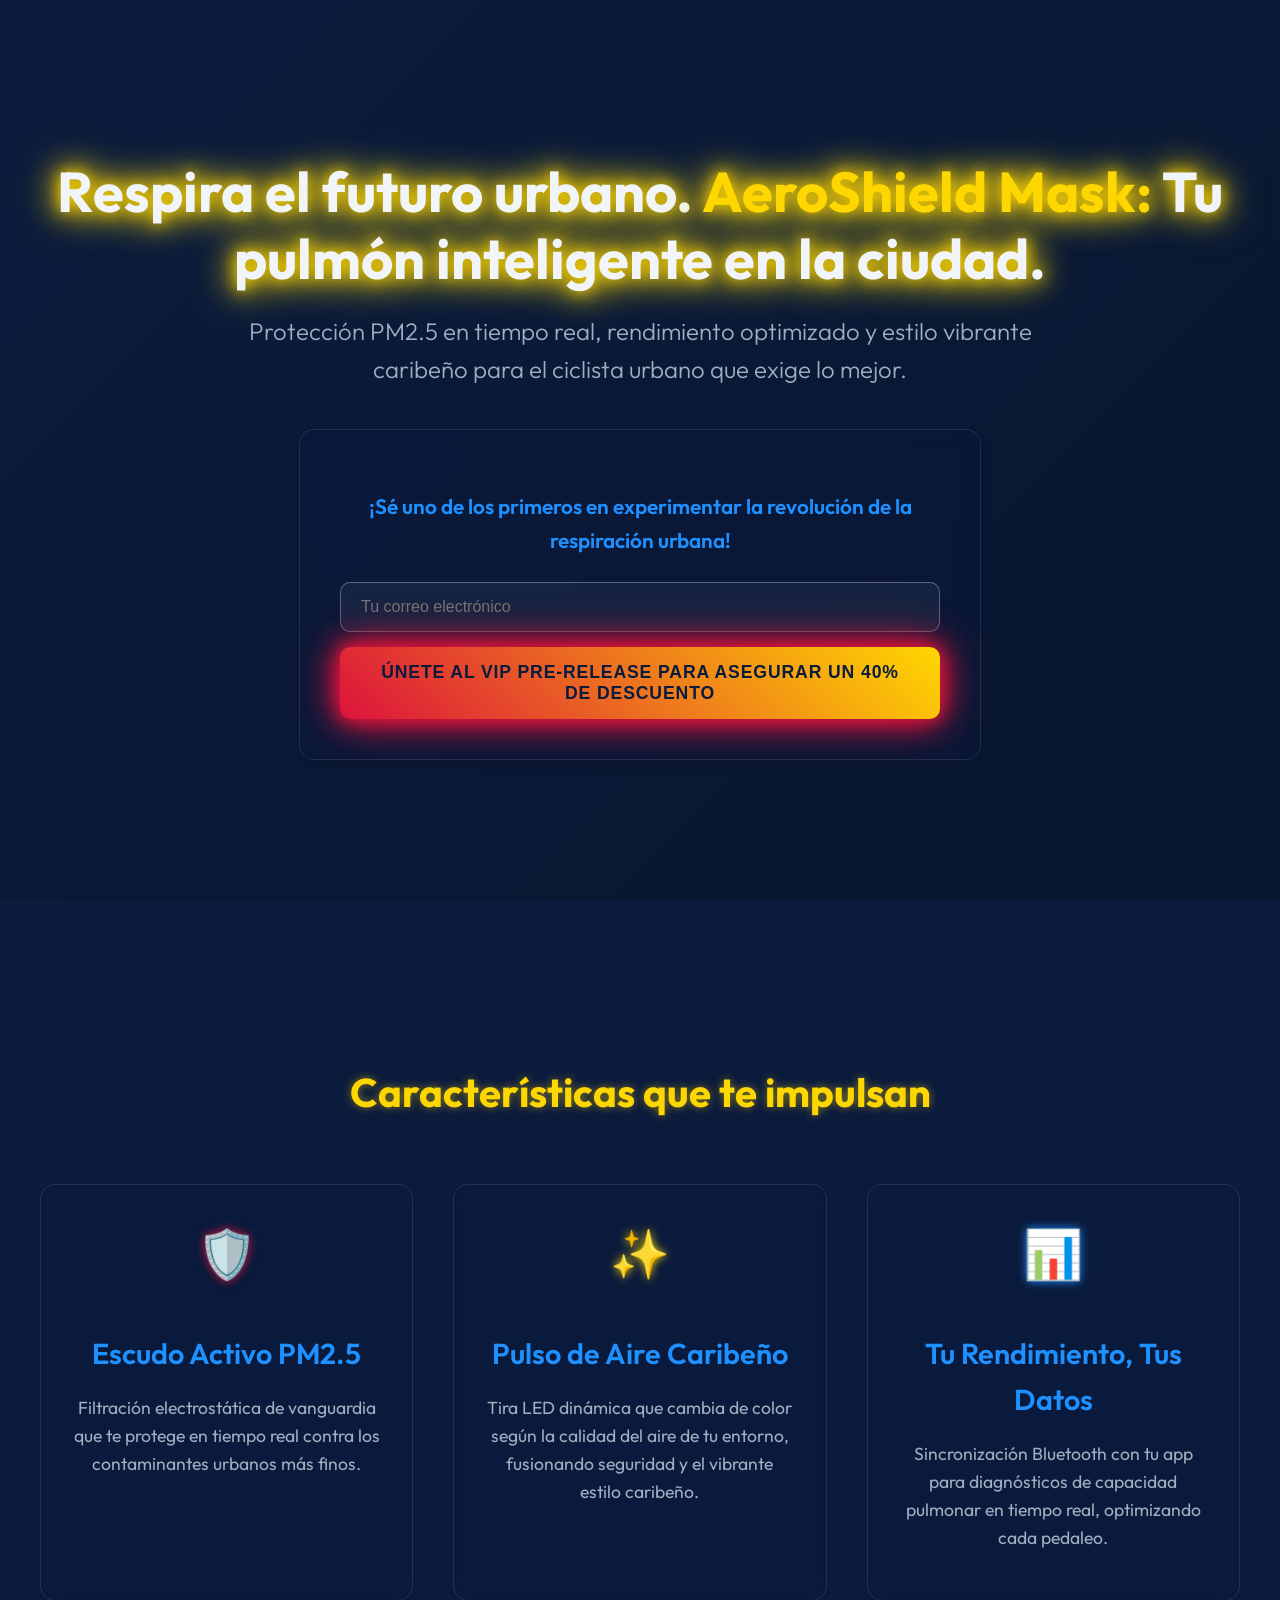
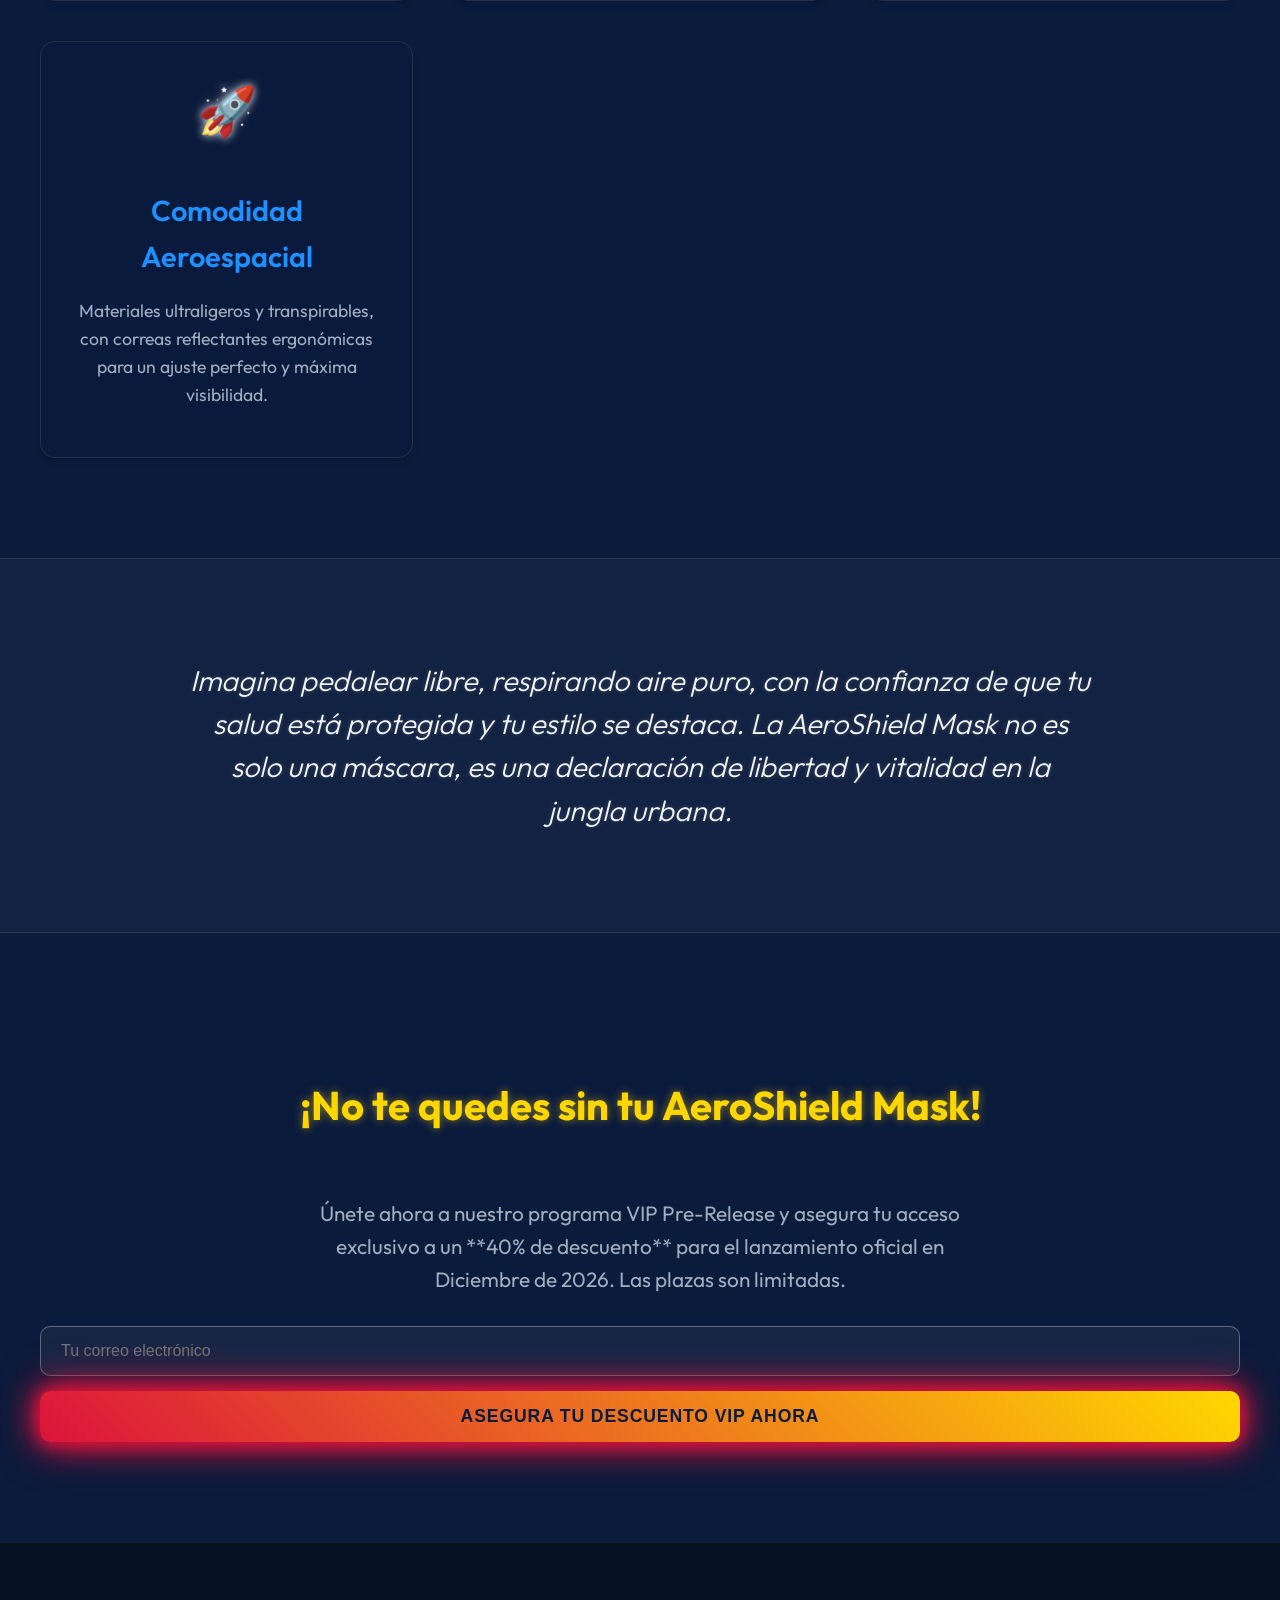
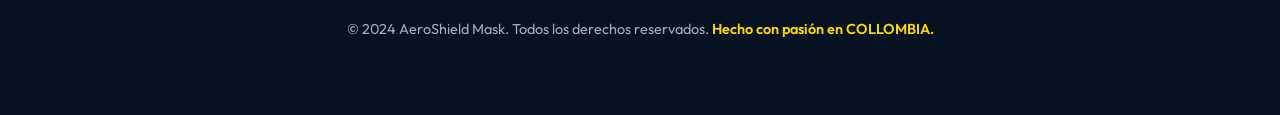
<file: deployments/aero-shield-mask/static/index.html>
<!DOCTYPE html>
<html lang="es">
<head>
    <meta charset="UTF-8">
    <meta name="viewport" content="width=device-width, initial-scale=1.0">
    <title>AeroShield Mask - Tu pulmón inteligente en la ciudad</title>
    <link rel="stylesheet" href="style.css">
    <link href="https://fonts.googleapis.com/css2?family=Outfit:wght@300;400;600;700&display=swap" rel="stylesheet">
    <link rel="icon" href="data:image/svg+xml,<svg xmlns=%22http://www.w3.org/2000/svg%22 viewBox=%220 0 100 100%22><text y=%22.9em%22 font-size=%2290%22>🌬️</text></svg>">
</head>
<body>
    <div class="background-animation"></div>
    <header class="hero-section">
        <div class="container">
            <h1 class="hero-title">Respira el futuro urbano. <span class="accent-text">AeroShield Mask:</span> Tu pulmón inteligente en la ciudad.</h1>
            <h2 class="hero-subtitle">Protección PM2.5 en tiempo real, rendimiento optimizado y estilo vibrante caribeño para el ciclista urbano que exige lo mejor.</h2>
            <div class="cta-card">
                <p class="cta-text">¡Sé uno de los primeros en experimentar la revolución de la respiración urbana!</p>
                <form id="waitlist-form" class="waitlist-form">
                    <input type="email" id="email-input" placeholder="Tu correo electrónico" required aria-label="Introduce tu correo electrónico para unirte a la lista de espera.">
                    <button type="submit" class="cta-button">Únete al VIP Pre-Release para asegurar un 40% de descuento</button>
                </form>
                <div id="success-message" class="success-message hidden" aria-live="polite">
                    <p class="success-title">¡Gracias por unirte!</p>
                    <p>¡Estás en la lista VIP! Recibirás acceso exclusivo y tu 40% de descuento para el lanzamiento en Diciembre 2026. ¡Prepárate para pedalear con el futuro!</p>
                </div>
            </div>
        </div>
    </header>

    <section class="features-section">
        <div class="container">
            <h3 class="section-title">Características que te impulsan</h3>
            <div class="features-grid">
                <div class="feature-item">
                    <div class="feature-icon icon-shield">🛡️</div>
                    <h4 class="feature-title">Escudo Activo PM2.5</h4>
                    <p class="feature-description">Filtración electrostática de vanguardia que te protege en tiempo real contra los contaminantes urbanos más finos.</p>
                </div>
                <div class="feature-item">
                    <div class="feature-icon icon-led">✨</div>
                    <h4 class="feature-title">Pulso de Aire Caribeño</h4>
                    <p class="feature-description">Tira LED dinámica que cambia de color según la calidad del aire de tu entorno, fusionando seguridad y el vibrante estilo caribeño.</p>
                </div>
                <div class="feature-item">
                    <div class="feature-icon icon-chart">📊</div>
                    <h4 class="feature-title">Tu Rendimiento, Tus Datos</h4>
                    <p class="feature-description">Sincronización Bluetooth con tu app para diagnósticos de capacidad pulmonar en tiempo real, optimizando cada pedaleo.</p>
                </div>
                <div class="feature-item">
                    <div class="feature-icon icon-comfort">🚀</div>
                    <h4 class="feature-title">Comodidad Aeroespacial</h4>
                    <p class="feature-description">Materiales ultraligeros y transpirables, con correas reflectantes ergonómicas para un ajuste perfecto y máxima visibilidad.</p>
                </div>
            </div>
        </div>
    </section>

    <section class="value-prop-section">
        <div class="container">
            <p class="value-prop-text">Imagina pedalear libre, respirando aire puro, con la confianza de que tu salud está protegida y tu estilo se destaca. La AeroShield Mask no es solo una máscara, es una declaración de libertad y vitalidad en la jungla urbana.</p>
        </div>
    </section>

    <section class="pre-release-cta">
        <div class="container">
            <h3 class="section-title">¡No te quedes sin tu AeroShield Mask!</h3>
            <p class="pre-release-info">Únete ahora a nuestro programa VIP Pre-Release y asegura tu acceso exclusivo a un **40% de descuento** para el lanzamiento oficial en Diciembre de 2026. Las plazas son limitadas.</p>
            <form id="waitlist-form-bottom" class="waitlist-form">
                <input type="email" id="email-input-bottom" placeholder="Tu correo electrónico" required aria-label="Introduce tu correo electrónico para unirte a la lista de espera.">
                <button type="submit" class="cta-button">Asegura tu Descuento VIP Ahora</button>
            </form>
            <div id="success-message-bottom" class="success-message hidden" aria-live="polite">
                <p class="success-title">¡Registro Confirmado!</p>
                <p>¡Felicidades! Ya eres parte de la élite AeroShield. Recibirás tu descuento exclusivo y las últimas novedades antes que nadie. ¡Gracias por unirte a la revolución!</p>
            </div>
        </div>
    </section>

    <footer class="footer">
        <div class="container">
            <p>&copy; 2024 AeroShield Mask. Todos los derechos reservados. <span class="accent-text">Hecho con pasión en COLLOMBIA.</span></p>
        </div>
    </footer>

    <script src="script.js"></script>
</body>
</html>
</file>
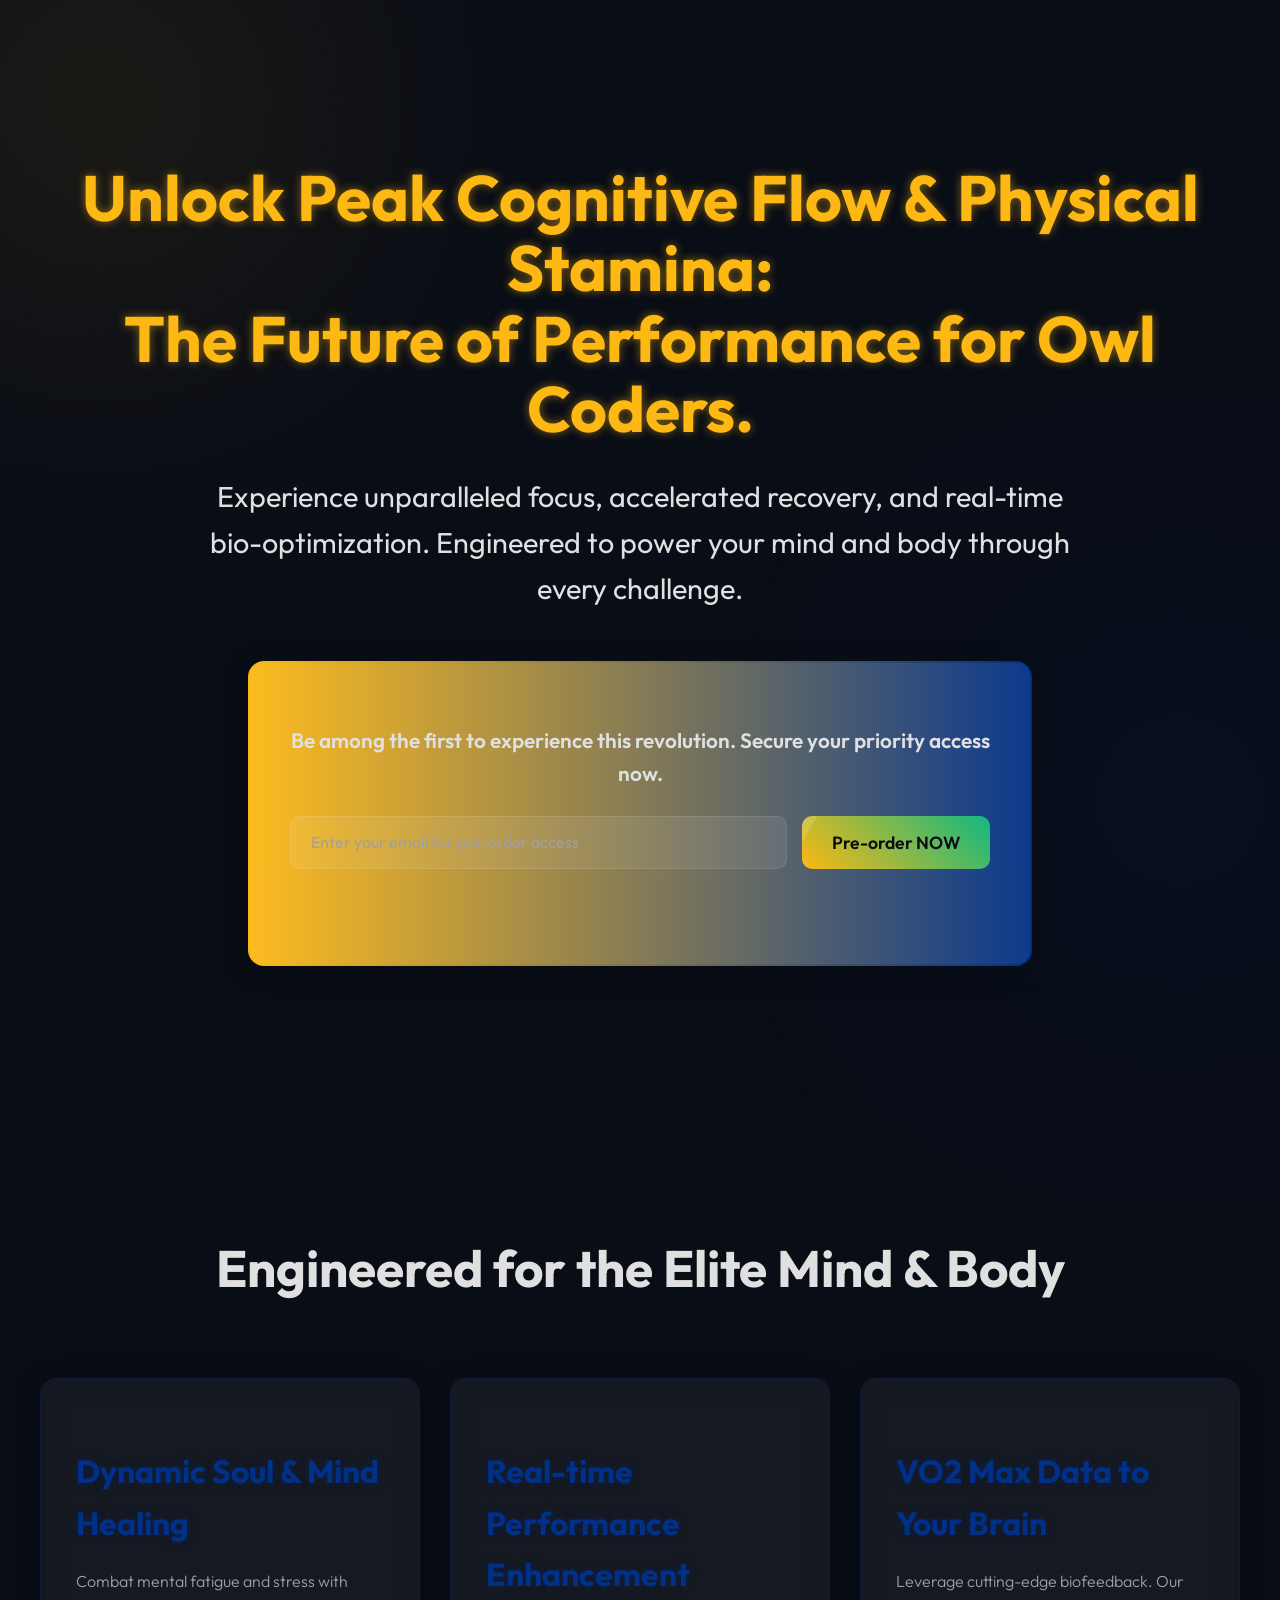
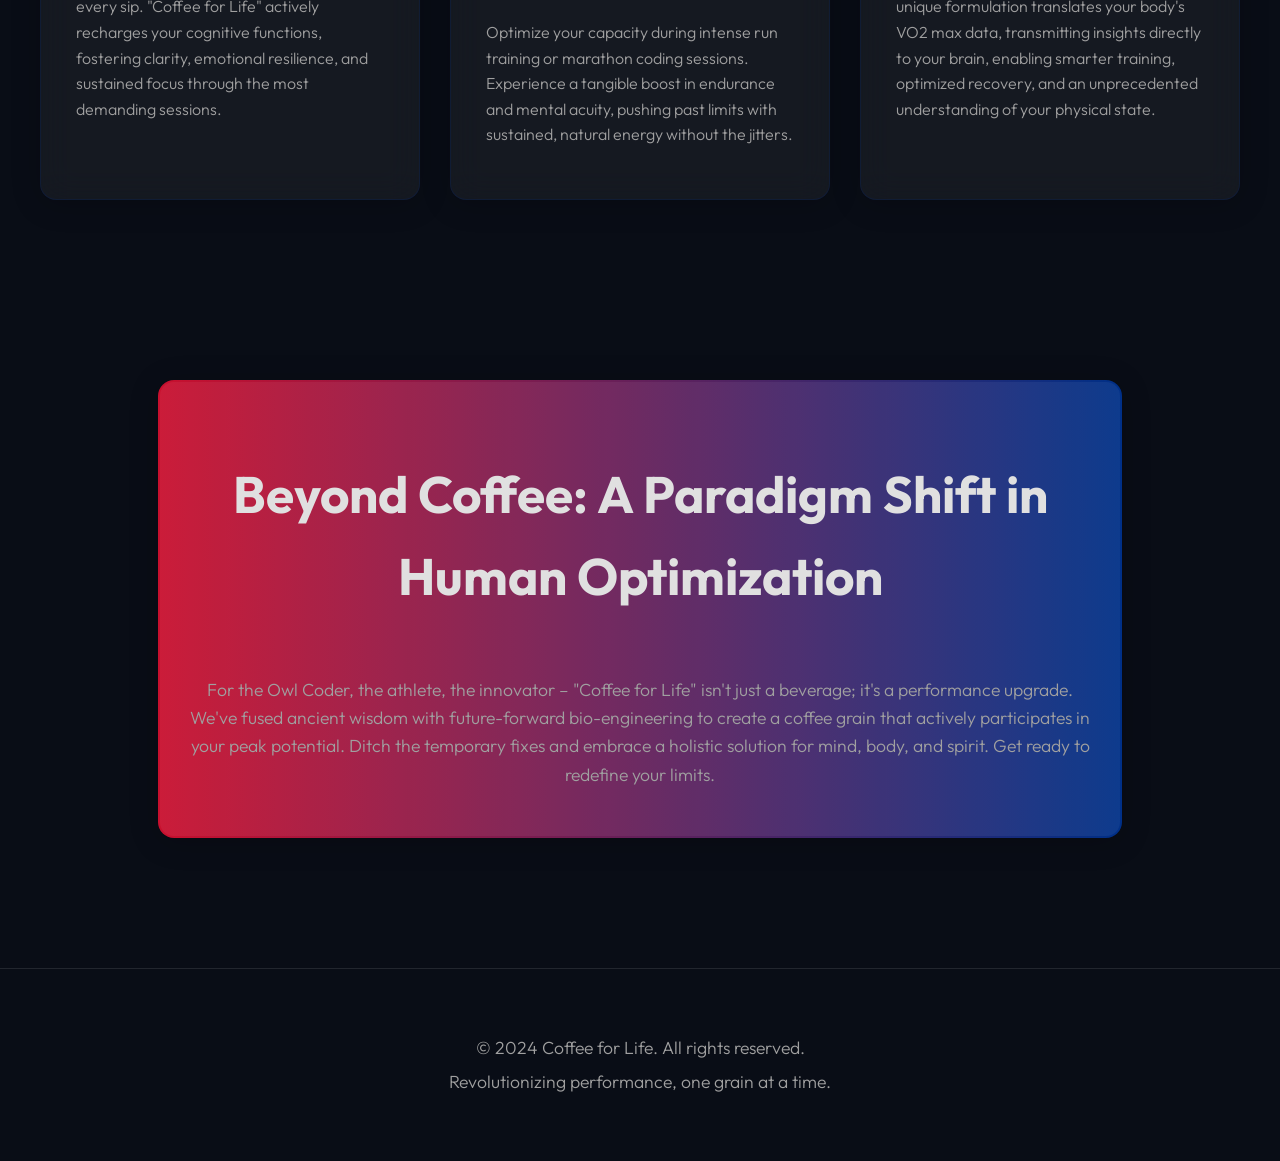
<file: deployments/coffee-for-life/static/index.html>
<!DOCTYPE html>
<html lang="en">
<head>
    <meta charset="UTF-8">
    <meta name="viewport" content="width=device-width, initial-scale=1.0">
    <title>Coffee for Life - Pre-order NOW</title>
    <link rel="preconnect" href="https://fonts.googleapis.com">
    <link rel="preconnect" href="https://fonts.gstatic.com" crossorigin>
    <link href="https://fonts.googleapis.com/css2?family=Outfit:wght@300;400;600;700&display=swap" rel="stylesheet">
    <link rel="stylesheet" href="style.css">
</head>
<body>
    <div class="background-glow top-left"></div>
    <div class="background-glow bottom-right"></div>

    <header class="hero-section">
        <div class="container">
            <h1 class="hero-headline">Unlock Peak Cognitive Flow & Physical Stamina: <br>The Future of Performance for Owl Coders.</h1>
            <p class="hero-subheadline">Experience unparalleled focus, accelerated recovery, and real-time bio-optimization. Engineered to power your mind and body through every challenge.</p>
            <div class="cta-form-container glassmorphic-card">
                <p class="cta-intro">Be among the first to experience this revolution. Secure your priority access now.</p>
                <form id="preorderForm" class="preorder-form">
                    <div class="input-group">
                        <input type="email" id="emailInput" placeholder="Enter your email for pre-order access" required autocomplete="email">
                        <button type="submit" id="submitButton" class="cta-button">Pre-order NOW</button>
                    </div>
                    <p id="formMessage" class="form-message"></p>
                </form>
            </div>
        </div>
    </header>

    <section class="features-section">
        <div class="container">
            <h2 class="section-title">Engineered for the Elite Mind & Body</h2>
            <div class="features-grid">
                <div class="feature-item glassmorphic-card">
                    <h3 class="feature-title">Dynamic Soul & Mind Healing</h3>
                    <p class="feature-description">Combat mental fatigue and stress with every sip. "Coffee for Life" actively recharges your cognitive functions, fostering clarity, emotional resilience, and sustained focus through the most demanding sessions.</p>
                </div>
                <div class="feature-item glassmorphic-card">
                    <h3 class="feature-title">Real-time Performance Enhancement</h3>
                    <p class="feature-description">Optimize your capacity during intense run training or marathon coding sessions. Experience a tangible boost in endurance and mental acuity, pushing past limits with sustained, natural energy without the jitters.</p>
                </div>
                <div class="feature-item glassmorphic-card">
                    <h3 class="feature-title">VO2 Max Data to Your Brain</h3>
                    <p class="feature-description">Leverage cutting-edge biofeedback. Our unique formulation translates your body's VO2 max data, transmitting insights directly to your brain, enabling smarter training, optimized recovery, and an unprecedented understanding of your physical state.</p>
                </div>
            </div>
        </div>
    </section>

    <section class="about-section">
        <div class="container glassmorphic-card">
            <h2 class="section-title">Beyond Coffee: A Paradigm Shift in Human Optimization</h2>
            <p>For the Owl Coder, the athlete, the innovator – "Coffee for Life" isn't just a beverage; it's a performance upgrade. We've fused ancient wisdom with future-forward bio-engineering to create a coffee grain that actively participates in your peak potential. Ditch the temporary fixes and embrace a holistic solution for mind, body, and spirit. Get ready to redefine your limits.</p>
        </div>
    </section>

    <footer class="footer-section">
        <div class="container">
            <p>&copy; 2024 Coffee for Life. All rights reserved.</p>
            <p>Revolutionizing performance, one grain at a time.</p>
        </div>
    </footer>

    <div id="successModal" class="success-modal hidden">
        <div class="success-modal-content glassmorphic-card">
            <p class="modal-message">🚀 Congratulations! You're on the priority list for Coffee for Life. Get ready to elevate your performance!</p>
            <button id="closeModal" class="cta-button">Awesome!</button>
        </div>
    </div>

    <script src="script.js"></script>
</body>
</html>
</file>
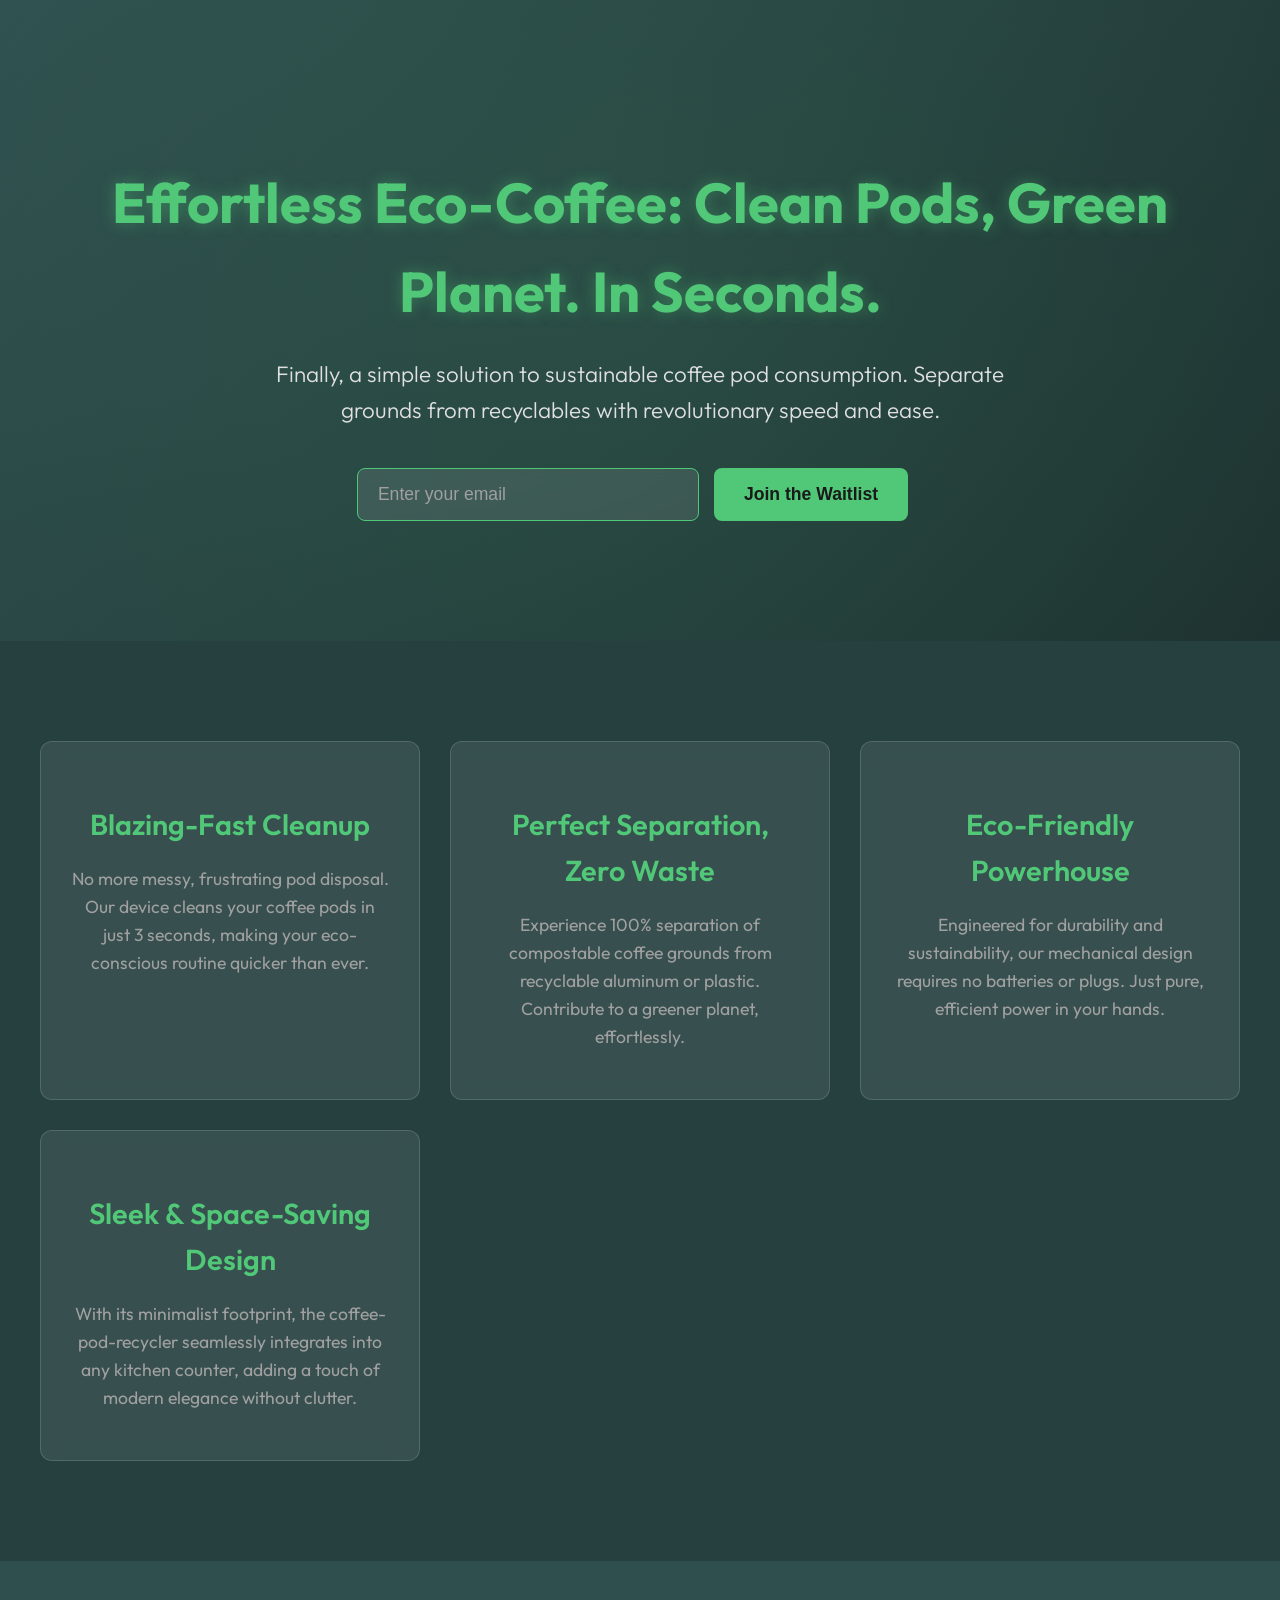
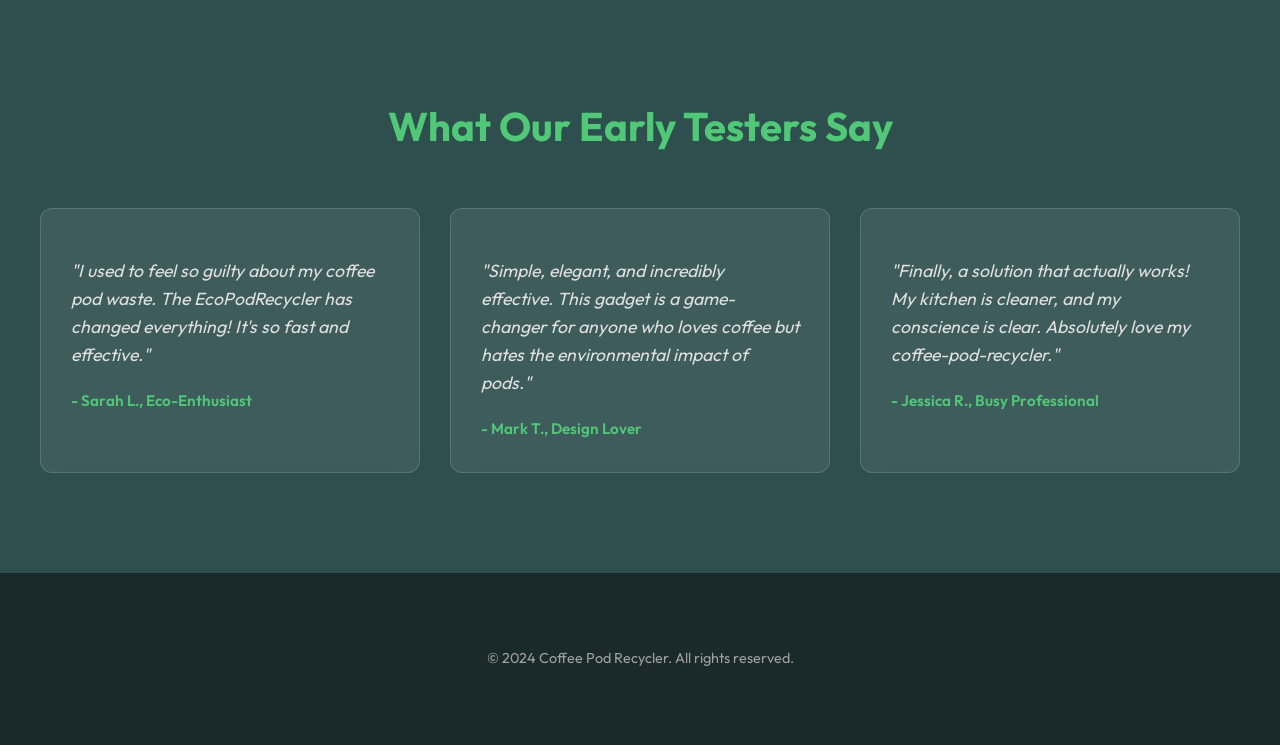
<file: deployments/coffee-pod-recycler/static/index.html>
<!DOCTYPE html>
<html lang="en">
<head>
    <meta charset="UTF-8">
    <meta name="viewport" content="width=device-width, initial-scale=1.0">
    <title>Coffee Pod Recycler - Effortless Eco-Coffee</title>
    <link rel="stylesheet" href="style.css">
    <link href="https://fonts.googleapis.com/css2?family=Outfit:wght@300;400;600;700&display=swap" rel="stylesheet">
</head>
<body>
    <header class="hero">
        <div class="container">
            <h1>Effortless Eco-Coffee: Clean Pods, Green Planet. In Seconds.</h1>
            <p class="subtitle">Finally, a simple solution to sustainable coffee pod consumption. Separate grounds from recyclables with revolutionary speed and ease.</p>
            <form id="waitlist-form" class="waitlist-form">
                <input type="email" id="email-input" placeholder="Enter your email" required>
                <button type="submit">Join the Waitlist</button>
                <div class="form-message" id="form-message"></div>
            </form>
        </div>
    </header>

    <section class="features">
        <div class="container">
            <div class="feature-card">
                <h3>Blazing-Fast Cleanup</h3>
                <p>No more messy, frustrating pod disposal. Our device cleans your coffee pods in just 3 seconds, making your eco-conscious routine quicker than ever.</p>
            </div>
            <div class="feature-card">
                <h3>Perfect Separation, Zero Waste</h3>
                <p>Experience 100% separation of compostable coffee grounds from recyclable aluminum or plastic. Contribute to a greener planet, effortlessly.</p>
            </div>
            <div class="feature-card">
                <h3>Eco-Friendly Powerhouse</h3>
                <p>Engineered for durability and sustainability, our mechanical design requires no batteries or plugs. Just pure, efficient power in your hands.</p>
            </div>
            <div class="feature-card">
                <h3>Sleek & Space-Saving Design</h3>
                <p>With its minimalist footprint, the coffee-pod-recycler seamlessly integrates into any kitchen counter, adding a touch of modern elegance without clutter.</p>
            </div>
        </div>
    </section>

    <section class="testimonials">
        <div class="container">
            <h2>What Our Early Testers Say</h2>
            <div class="testimonial-grid">
                <div class="testimonial-card">
                    <p>"I used to feel so guilty about my coffee pod waste. The EcoPodRecycler has changed everything! It's so fast and effective."</p>
                    <cite>- Sarah L., Eco-Enthusiast</cite>
                </div>
                <div class="testimonial-card">
                    <p>"Simple, elegant, and incredibly effective. This gadget is a game-changer for anyone who loves coffee but hates the environmental impact of pods."</p>
                    <cite>- Mark T., Design Lover</cite>
                </div>
                <div class="testimonial-card">
                    <p>"Finally, a solution that actually works! My kitchen is cleaner, and my conscience is clear. Absolutely love my coffee-pod-recycler."</p>
                    <cite>- Jessica R., Busy Professional</cite>
                </div>
            </div>
        </div>
    </section>

    <footer>
        <div class="container">
            <p>&copy; 2024 Coffee Pod Recycler. All rights reserved.</p>
        </div>
    </footer>

    <script src="script.js"></script>
</body>
</html>
</file>
<file: deployments/aero-shield-mask/static/style.css>
:root {
    /* Colores base para Modernidad en COLLOMBIA - Oscuro */
    --color-canvas-dark: #0B1B3C; /* Azul oscuro profundo */
    --color-card-background: rgba(11, 27, 60, 0.4); /* Azul oscuro transparente */
    --color-text-light: #f1f5f9; /* Blanco grisáceo */
    --color-text-medium: #a0aec0; /* Gris medio */

    /* Colores de acento vibrantes */
    --color-accent-amarillo: #FFD700; /* Oro */
    --color-accent-azul: #1E90FF; /* Azul Intenso */
    --color-accent-rojo: #DC143C; /* Carmesí */

    /* Fuentes */
    --font-primary: 'Outfit', sans-serif;

    /* Sombras y efectos */
    --shadow-glow-amarillo: 0 0 15px var(--color-accent-amarillo), 0 0 30px var(--color-accent-amarillo), 0 0 45px var(--color-accent-amarillo);
    --shadow-glow-rojo: 0 0 15px var(--color-accent-rojo), 0 0 30px var(--color-accent-rojo), 0 0 45px var(--color-accent-rojo);
    --shadow-soft: 0 4px 6px rgba(0, 0, 0, 0.1), 0 1px 3px rgba(0, 0, 0, 0.08);
}

/* Animación de fondo */
.background-animation {
    position: fixed;
    top: 0;
    left: 0;
    width: 100%;
    height: 100%;
    background: linear-gradient(135deg, var(--color-canvas-dark) 0%, #061122 100%);
    z-index: -1;
    animation: gradientShift 20s ease infinite;
    background-size: 200% 200%;
}

@keyframes gradientShift {
    0% { background-position: 0% 50%; }
    50% { background-position: 100% 50%; }
    100% { background-position: 0% 50%; }
}

body {
    font-family: var(--font-primary);
    color: var(--color-text-light);
    line-height: 1.6;
    margin: 0;
    padding: 0;
    background-color: var(--color-canvas-dark); /* Fallback */
    overflow-x: hidden;
    scroll-behavior: smooth;
}

.container {
    max-width: 1200px;
    margin: 0 auto;
    padding: 20px;
}

/* Hero Section */
.hero-section {
    position: relative;
    padding: 100px 20px;
    text-align: center;
    min-height: 80vh;
    display: flex;
    align-items: center;
    justify-content: center;
    flex-direction: column;
}

.hero-title {
    font-size: 3.5em;
    font-weight: 700;
    margin-bottom: 20px;
    line-height: 1.2;
    text-shadow: var(--shadow-glow-amarillo);
}

.hero-title .accent-text {
    color: var(--color-accent-amarillo);
}

.hero-subtitle {
    font-size: 1.5em;
    font-weight: 300;
    margin-bottom: 40px;
    color: var(--color-text-medium);
    max-width: 800px;
    margin-left: auto;
    margin-right: auto;
}

.cta-card {
    background: var(--color-card-background);
    backdrop-filter: blur(10px);
    border-radius: 15px;
    padding: 40px;
    box-shadow: var(--shadow-soft);
    max-width: 600px;
    margin: 40px auto;
    border: 1px solid rgba(255, 255, 255, 0.1);
    transition: transform 0.3s ease-in-out, box-shadow 0.3s ease-in-out;
}

.cta-card:hover {
    transform: translateY(-5px);
    box-shadow: 0 8px 15px rgba(0, 0, 0, 0.2), var(--shadow-glow-rojo);
}

.cta-text {
    font-size: 1.3em;
    margin-bottom: 25px;
    font-weight: 600;
    color: var(--color-accent-azul);
}

.waitlist-form {
    display: flex;
    flex-direction: column;
    gap: 15px;
}

.waitlist-form input[type="email"] {
    padding: 15px 20px;
    border: 1px solid rgba(255, 255, 255, 0.3);
    border-radius: 10px;
    background-color: rgba(255, 255, 255, 0.05);
    color: var(--color-text-light);
    font-size: 1em;
    outline: none;
    transition: all 0.3s ease;
}

.waitlist-form input[type="email"]:focus {
    border-color: var(--color-accent-amarillo);
    box-shadow: 0 0 0 3px rgba(255, 215, 0, 0.3);
}

.cta-button {
    background: linear-gradient(45deg, var(--color-accent-rojo), var(--color-accent-amarillo));
    color: var(--color-canvas-dark);
    padding: 15px 30px;
    border: none;
    border-radius: 10px;
    font-size: 1.1em;
    font-weight: 700;
    cursor: pointer;
    transition: all 0.3s ease;
    box-shadow: var(--shadow-glow-rojo);
    text-transform: uppercase;
    letter-spacing: 0.05em;
}

.cta-button:hover {
    transform: translateY(-3px) scale(1.02);
    box-shadow: var(--shadow-glow-amarillo);
    filter: brightness(1.1);
}

.cta-button:active {
    transform: translateY(0);
}

.cta-button:disabled {
    background: #888;
    cursor: not-allowed;
    box-shadow: none;
}

/* Success Message */
.success-message {
    background: rgba(30, 144, 255, 0.2); /* Azul transparente */
    border: 1px solid var(--color-accent-azul);
    border-radius: 10px;
    padding: 20px;
    margin-top: 20px;
    opacity: 0;
    transform: translateY(20px);
    transition: opacity 0.5s ease, transform 0.5s ease;
}

.success-message.visible {
    opacity: 1;
    transform: translateY(0);
}

.success-message .success-title {
    font-size: 1.5em;
    font-weight: 700;
    color: var(--color-accent-amarillo);
    margin-bottom: 10px;
}

.success-message p {
    margin: 0;
    color: var(--color-text-light);
}

/* Features Section */
.features-section {
    padding: 80px 20px;
    text-align: center;
}

.section-title {
    font-size: 2.5em;
    font-weight: 700;
    margin-bottom: 60px;
    color: var(--color-accent-amarillo);
    text-shadow: 0 0 8px rgba(255, 215, 0, 0.5);
}

.features-grid {
    display: grid;
    grid-template-columns: repeat(auto-fit, minmax(280px, 1fr));
    gap: 40px;
}

.feature-item {
    background: var(--color-card-background);
    backdrop-filter: blur(8px);
    border-radius: 15px;
    padding: 30px;
    box-shadow: var(--shadow-soft);
    border: 1px solid rgba(255, 255, 255, 0.1);
    transition: transform 0.3s ease, box-shadow 0.3s ease;
}

.feature-item:hover {
    transform: translateY(-8px);
    box-shadow: 0 10px 20px rgba(0, 0, 0, 0.2), var(--shadow-glow-azul);
}

.feature-icon {
    font-size: 3em;
    margin-bottom: 20px;
    color: var(--color-accent-amarillo); /* Default icon color */
    text-shadow: 0 0 10px var(--color-accent-amarillo);
}

.icon-shield { text-shadow: 0 0 10px var(--color-accent-rojo); color: var(--color-accent-rojo); }
.icon-led { text-shadow: 0 0 10px var(--color-accent-amarillo); color: var(--color-accent-amarillo); animation: pulseGlow 1.5s infinite alternate; }
.icon-chart { text-shadow: 0 0 10px var(--color-accent-azul); color: var(--color-accent-azul); }
.icon-comfort { text-shadow: 0 0 10px var(--color-text-light); color: var(--color-text-light); }


@keyframes pulseGlow {
    from { text-shadow: 0 0 10px var(--color-accent-amarillo), 0 0 20px var(--color-accent-amarillo); }
    to { text-shadow: 0 0 15px var(--color-accent-amarillo), 0 0 25px var(--color-accent-amarillo), 0 0 35px var(--color-accent-amarillo); }
}

.feature-title {
    font-size: 1.8em;
    font-weight: 600;
    margin-bottom: 15px;
    color: var(--color-accent-azul);
}

.feature-description {
    font-size: 1.1em;
    color: var(--color-text-medium);
}

/* Value Proposition Section */
.value-prop-section {
    padding: 80px 20px;
    text-align: center;
    background: rgba(255, 255, 255, 0.03); /* Ligeramente más claro para contraste */
    border-top: 1px solid rgba(255, 255, 255, 0.1);
    border-bottom: 1px solid rgba(255, 255, 255, 0.1);
}

.value-prop-text {
    font-size: 1.8em;
    font-weight: 300;
    max-width: 900px;
    margin: 0 auto;
    line-height: 1.5;
    color: var(--color-text-light);
    font-style: italic;
    text-shadow: 0 0 5px rgba(255, 255, 255, 0.2);
}

/* Pre-release CTA section (bottom) */
.pre-release-cta {
    padding: 80px 20px;
    text-align: center;
}

.pre-release-info {
    font-size: 1.3em;
    margin-bottom: 30px;
    max-width: 700px;
    margin-left: auto;
    margin-right: auto;
    color: var(--color-text-medium);
}

.pre-release-info strong {
    color: var(--color-accent-rojo);
    text-shadow: 0 0 8px rgba(220, 20, 60, 0.5);
}

/* Footer */
.footer {
    padding: 40px 20px;
    text-align: center;
    background-color: #061122; /* Un tono aún más oscuro para el footer */
    border-top: 1px solid rgba(255, 255, 255, 0.05);
    font-size: 0.9em;
    color: var(--color-text-medium);
}

.footer .accent-text {
    color: var(--color-accent-amarillo);
    font-weight: 600;
}

/* Responsive Design */
@media (max-width: 900px) {
    .hero-title {
        font-size: 2.8em;
    }
    .hero-subtitle {
        font-size: 1.2em;
    }
    .section-title {
        font-size: 2em;
    }
    .value-prop-text {
        font-size: 1.5em;
    }
    .features-grid {
        grid-template-columns: 1fr;
    }
}

@media (max-width: 600px) {
    .hero-title {
        font-size: 2em;
    }
    .hero-subtitle {
        font-size: 1em;
    }
    .cta-card {
        padding: 25px;
    }
    .cta-text {
        font-size: 1.1em;
    }
    .waitlist-form input, .cta-button {
        padding: 12px 15px;
        font-size: 1em;
    }
    .features-section, .value-prop-section, .pre-release-cta {
        padding: 60px 15px;
    }
    .section-title {
        font-size: 1.8em;
        margin-bottom: 40px;
    }
    .feature-icon {
        font-size: 2.5em;
    }
    .feature-title {
        font-size: 1.5em;
    }
    .feature-description {
        font-size: 1em;
    }
    .value-prop-text {
        font-size: 1.2em;
    }
    .pre-release-info {
        font-size: 1.1em;
    }
}

/* Utility classes */
.hidden {
    display: none;
}
</file>
<file: deployments/coffee-for-life/static/style.css>
:root {
    --color-background: #090d16;
    --color-card-bg: rgba(255, 255, 255, 0.05);
    --color-card-border: rgba(255, 255, 255, 0.1);
    --color-text-light: #e0e0e0;
    --color-text-medium: #a0a0a0;
    --color-primary-yellow: #FDB813; /* Colombian Yellow */
    --color-primary-blue: #003087; /* Colombian Blue */
    --color-primary-red: #C8102E; /* Colombian Red - Used sparingly for accents */
    --color-accent-emerald: #10b981; /* Caribbean accent glow */
    --color-accent-violet: #8a2be2; /* Another Caribbean accent glow */
    --color-success: #10b981;
    --color-error: #e74c3c;

    --font-family-main: 'Outfit', sans-serif;
}

/* Base Styles */
body {
    font-family: var(--font-family-main);
    background-color: var(--color-background);
    color: var(--color-text-light);
    margin: 0;
    line-height: 1.6;
    overflow-x: hidden;
    -webkit-font-smoothing: antialiased;
    -moz-osx-font-smoothing: grayscale;
}

.container {
    max-width: 1200px;
    margin: 0 auto;
    padding: 20px;
}

/* Glassmorphic Card Style */
.glassmorphic-card {
    background-color: var(--color-card-bg);
    border: 1px solid var(--color-card-border);
    backdrop-filter: blur(16px);
    -webkit-backdrop-filter: blur(16px);
    border-radius: 16px;
    padding: 30px;
    box-shadow: 0 4px 30px rgba(0, 0, 0, 0.2);
    transition: transform 0.3s ease, box-shadow 0.3s ease;
}

.glassmorphic-card:hover {
    transform: translateY(-5px);
    box-shadow: 0 8px 40px rgba(0, 0, 0, 0.3);
}

/* Background Glows (Caribbean Accents) */
.background-glow {
    position: absolute;
    width: 400px;
    height: 400px;
    border-radius: 50%;
    filter: blur(150px);
    opacity: 0.4;
    z-index: -1;
}

.top-left {
    top: -100px;
    left: -100px;
    background: radial-gradient(circle, var(--color-primary-yellow) 0%, transparent 70%);
}

.bottom-right {
    bottom: -100px;
    right: -100px;
    background: radial-gradient(circle, var(--color-primary-blue) 0%, transparent 70%);
}

/* Typography */
h1, h2, h3 {
    font-weight: 700;
    color: var(--color-text-light);
    margin-bottom: 20px;
}

h1 {
    font-size: clamp(2.5rem, 5vw, 4.5rem);
    line-height: 1.1;
    color: var(--color-primary-yellow);
    text-shadow: 0 0 10px rgba(253, 184, 19, 0.5);
}

h2 {
    font-size: clamp(2rem, 4vw, 3.5rem);
    text-align: center;
    margin-bottom: 40px;
    position: relative;
    color: var(--color-text-light);
}

h2::after {
    content: '';
    display: block;
    width: 60px;
    height: 3px;
    background: linear-gradient to right, var(--color-primary-yellow), var(--color-accent-emerald));
    margin: 15px auto 0;
    border-radius: 3px;
}

h3 {
    font-size: clamp(1.5rem, 3vw, 2rem);
    color: var(--color-primary-blue);
    text-shadow: 0 0 8px rgba(0, 48, 135, 0.3);
}

p {
    font-weight: 300;
    font-size: 1.1rem;
    color: var(--color-text-medium);
}

.hero-subheadline {
    font-size: clamp(1.2rem, 2.5vw, 1.8rem);
    font-weight: 400;
    color: var(--color-text-light);
    margin-bottom: 40px;
    text-align: center;
    max-width: 900px;
    margin-left: auto;
    margin-right: auto;
}

/* Hero Section */
.hero-section {
    text-align: center;
    padding: 100px 0;
    min-height: 80vh;
    display: flex;
    align-items: center;
    justify-content: center;
    position: relative;
    overflow: hidden;
}

.hero-section .container {
    z-index: 1;
}

/* CTA Form Container */
.cta-form-container {
    max-width: 700px;
    margin: 50px auto 0;
    padding: 40px;
    border-color: rgba(253, 184, 19, 0.2); /* Yellowish border for pre-order */
    position: relative;
    overflow: hidden;
    /* Gradient border effect */
    background: linear-gradient(var(--color-card-bg), var(--color-card-bg)) padding-box,
                linear-gradient(to right, var(--color-primary-yellow), var(--color-primary-blue)) border-box;
    border-radius: 16px;
    border: 2px solid transparent;
}

.cta-intro {
    font-size: 1.3rem;
    margin-bottom: 25px;
    color: var(--color-text-light);
    font-weight: 600;
}

.input-group {
    display: flex;
    gap: 15px;
    flex-wrap: wrap;
    justify-content: center;
}

input[type="email"] {
    flex-grow: 1;
    padding: 15px 20px;
    border: 1px solid var(--color-card-border);
    background-color: rgba(255, 255, 255, 0.08);
    border-radius: 10px;
    font-family: var(--font-family-main);
    font-size: 1rem;
    color: var(--color-text-light);
    outline: none;
    transition: all 0.3s ease;
    min-width: 250px;
}

input[type="email"]::placeholder {
    color: var(--color-text-medium);
}

input[type="email"]:focus {
    border-color: var(--color-primary-yellow);
    box-shadow: 0 0 0 2px rgba(253, 184, 19, 0.3);
    background-color: rgba(255, 255, 255, 0.12);
}

/* CTA Button */
.cta-button {
    background: linear-gradient(45deg, var(--color-primary-yellow) 0%, var(--color-accent-emerald) 100%);
    color: var(--color-background);
    padding: 15px 30px;
    border: none;
    border-radius: 10px;
    font-family: var(--font-family-main);
    font-size: 1.1rem;
    font-weight: 600;
    cursor: pointer;
    transition: all 0.3s ease;
    position: relative;
    overflow: hidden;
    display: flex;
    align-items: center;
    justify-content: center;
    gap: 10px;
    min-width: 180px;
}

.cta-button:hover {
    transform: translateY(-3px);
    box-shadow: 0 10px 20px rgba(253, 184, 19, 0.4);
}

.cta-button:active {
    transform: translateY(0);
    box-shadow: 0 5px 10px rgba(253, 184, 19, 0.3);
}

.cta-button::before {
    content: '';
    position: absolute;
    top: 0;
    left: -100%;
    width: 100%;
    height: 100%;
    background: rgba(255, 255, 255, 0.15);
    transform: skewX(-30deg);
    transition: all 0.7s cubic-bezier(0.19, 1, 0.22, 1);
}

.cta-button:hover::before {
    left: 100%;
}

.form-message {
    margin-top: 20px;
    font-size: 0.95rem;
    min-height: 20px; /* To prevent layout shift */
}

/* Features Section */
.features-section {
    padding: 80px 0;
    text-align: center;
}

.features-grid {
    display: grid;
    grid-template-columns: repeat(auto-fit, minmax(300px, 1fr));
    gap: 30px;
    margin-top: 50px;
}

.feature-item {
    text-align: left;
    padding: 35px;
    border-color: rgba(0, 48, 135, 0.2); /* Blueish border for features */
}

.feature-item p {
    font-size: 1rem;
}

/* About Section */
.about-section {
    padding: 80px 0;
    text-align: center;
}

.about-section .glassmorphic-card {
    max-width: 900px;
    margin: 0 auto;
    border-color: rgba(200, 16, 46, 0.2); /* Reddish border for impact */
    background: linear-gradient(var(--color-card-bg), var(--color-card-bg)) padding-box,
                linear-gradient(to right, var(--color-primary-red), var(--color-primary-blue)) border-box;
    border: 2px solid transparent;
}


/* Footer */
.footer-section {
    padding: 40px 0;
    text-align: center;
    border-top: 1px solid var(--color-card-border);
    margin-top: 50px;
    color: var(--color-text-medium);
    font-size: 0.9rem;
}

.footer-section p {
    margin: 5px 0;
    color: inherit;
}

/* Success Modal */
.success-modal {
    position: fixed;
    top: 0;
    left: 0;
    width: 100%;
    height: 100%;
    background: rgba(0, 0, 0, 0.7);
    display: flex;
    justify-content: center;
    align-items: center;
    z-index: 1000;
    opacity: 0;
    visibility: hidden;
    transition: opacity 0.3s ease, visibility 0.3s ease;
}

.success-modal.visible {
    opacity: 1;
    visibility: visible;
}

.success-modal-content {
    text-align: center;
    padding: 50px;
    max-width: 500px;
    transform: translateY(-20px);
    transition: transform 0.3s ease;
    border-color: var(--color-accent-emerald);
}

.success-modal.visible .success-modal-content {
    transform: translateY(0);
}

.modal-message {
    font-size: 1.5rem;
    color: var(--color-success);
    margin-bottom: 30px;
    font-weight: 600;
}

.success-modal .cta-button {
    background: linear-gradient(45deg, var(--color-accent-emerald) 0%, var(--color-primary-blue) 100%);
    color: white;
}

/* Loading Spinner for Button */
.loading-spinner {
    border: 4px solid rgba(255, 255, 255, 0.3);
    border-top: 4px solid white;
    border-radius: 50%;
    width: 20px;
    height: 20px;
    animation: spin 1s linear infinite;
    display: inline-block;
    margin-right: 10px;
}

@keyframes spin {
    0% { transform: rotate(0deg); }
    100% { transform: rotate(360deg); }
}

/* Responsive Adjustments */
@media (max-width: 768px) {
    .hero-section {
        padding: 80px 0;
    }

    h1 {
        font-size: 2.8rem;
    }

    .hero-subheadline {
        font-size: 1.3rem;
    }

    .input-group {
        flex-direction: column;
        gap: 20px;
    }

    input[type="email"], .cta-button {
        width: 100%;
        max-width: 400px;
        margin-left: auto;
        margin-right: auto;
    }

    .cta-form-container {
        padding: 30px;
    }

    .features-grid {
        grid-template-columns: 1fr;
    }

    .feature-item {
        padding: 25px;
    }

    .section-title {
        font-size: 2.2rem;
    }

    .background-glow {
        width: 300px;
        height: 300px;
        filter: blur(100px);
    }
}

@media (max-width: 480px) {
    h1 {
        font-size: 2rem;
    }

    h2 {
        font-size: 1.8rem;
    }

    .hero-subheadline {
        font-size: 1.1rem;
    }

    .cta-intro {
        font-size: 1.1rem;
    }

    .modal-message {
        font-size: 1.2rem;
    }
}
</file>
<file: deployments/coffee-pod-recycler/static/style.css>
:root {
    --color-dark-slate: #2F4F4F;
    --color-emerald-accent: #50C878;
    --color-light-gray: #E0E0E0;
    --color-medium-gray: #A0A0A0;
    --color-dark-text: #1a1a1a;
    --color-glass-bg: rgba(255, 255, 255, 0.08);
    --color-glass-border: rgba(255, 255, 255, 0.15);
    --font-primary: 'Outfit', sans-serif;
    --max-width: 1200px;
}

body {
    font-family: var(--font-primary);
    line-height: 1.6;
    margin: 0;
    padding: 0;
    background-color: var(--color-dark-slate);
    color: var(--color-light-gray);
    display: flex;
    flex-direction: column;
    min-height: 100vh;
    overflow-x: hidden;
}

.container {
    max-width: var(--max-width);
    margin: 0 auto;
    padding: 20px;
}

/* Hero Section */
.hero {
    background: linear-gradient(135deg, var(--color-dark-slate) 0%, #1c2e2e 100%);
    color: var(--color-light-gray);
    padding: 100px 20px;
    text-align: center;
    position: relative;
    overflow: hidden;
}

.hero::before {
    content: '';
    position: absolute;
    top: -50%;
    left: -50%;
    width: 200%;
    height: 200%;
    background: radial-gradient(circle at center, rgba(80, 200, 120, 0.1) 0%, transparent 70%);
    animation: rotateBackground 20s linear infinite;
    z-index: 0;
}

@keyframes rotateBackground {
    from { transform: rotate(0deg); }
    to { transform: rotate(360deg); }
}

.hero .container {
    position: relative;
    z-index: 1;
}

.hero h1 {
    font-size: 3.5em;
    margin-bottom: 20px;
    font-weight: 700;
    color: var(--color-emerald-accent);
    text-shadow: 0 0 15px rgba(80, 200, 120, 0.4);
}

.hero .subtitle {
    font-size: 1.4em;
    max-width: 800px;
    margin: 0 auto 40px;
    font-weight: 300;
}

.waitlist-form {
    display: flex;
    justify-content: center;
    gap: 15px;
    flex-wrap: wrap;
    margin-top: 30px;
}

.waitlist-form input[type="email"] {
    padding: 15px 20px;
    border: 1px solid var(--color-emerald-accent);
    border-radius: 8px;
    background-color: rgba(255, 255, 255, 0.1);
    color: var(--color-light-gray);
    font-size: 1.1em;
    width: 300px;
    max-width: 80%;
    backdrop-filter: blur(5px);
    -webkit-backdrop-filter: blur(5px);
    transition: all 0.3s ease;
}

.waitlist-form input[type="email"]::placeholder {
    color: var(--color-medium-gray);
}

.waitlist-form input[type="email"]:focus {
    outline: none;
    border-color: var(--color-light-gray);
    box-shadow: 0 0 10px rgba(80, 200, 120, 0.6);
}

.waitlist-form button {
    padding: 15px 30px;
    background-color: var(--color-emerald-accent);
    color: var(--color-dark-text);
    border: none;
    border-radius: 8px;
    font-size: 1.1em;
    font-weight: 600;
    cursor: pointer;
    transition: background-color 0.3s ease, transform 0.2s ease, box-shadow 0.3s ease;
}

.waitlist-form button:hover {
    background-color: #40B060; /* Slightly darker emerald */
    transform: translateY(-2px);
    box-shadow: 0 5px 15px rgba(80, 200, 120, 0.4);
}

.form-message {
    margin-top: 20px;
    font-size: 1em;
    height: 20px; /* Reserve space */
    color: var(--color-light-gray);
    opacity: 0;
    transition: opacity 0.3s ease;
}
.form-message.show {
    opacity: 1;
}
.form-message.success {
    color: var(--color-emerald-accent);
}
.form-message.error {
    color: #FF6347; /* Tomato red for errors */
}


/* Features Section */
.features {
    padding: 80px 20px;
    background-color: #264040; /* Slightly lighter dark slate */
    text-align: center;
}

.features .container {
    display: grid;
    grid-template-columns: repeat(auto-fit, minmax(280px, 1fr));
    gap: 30px;
}

.feature-card {
    background-color: var(--color-glass-bg);
    border: 1px solid var(--color-glass-border);
    border-radius: 12px;
    padding: 30px;
    backdrop-filter: blur(10px);
    -webkit-backdrop-filter: blur(10px);
    transition: transform 0.3s ease, box-shadow 0.3s ease;
}

.feature-card:hover {
    transform: translateY(-5px);
    box-shadow: 0 15px 30px rgba(0, 0, 0, 0.3);
}

.feature-card h3 {
    color: var(--color-emerald-accent);
    font-size: 1.8em;
    margin-bottom: 15px;
    font-weight: 600;
}

.feature-card p {
    font-size: 1.1em;
    color: var(--color-medium-gray);
}

/* Testimonials Section */
.testimonials {
    padding: 80px 20px;
    background-color: var(--color-dark-slate);
    text-align: center;
}

.testimonials h2 {
    font-size: 2.5em;
    color: var(--color-emerald-accent);
    margin-bottom: 50px;
    font-weight: 700;
}

.testimonial-grid {
    display: grid;
    grid-template-columns: repeat(auto-fit, minmax(300px, 1fr));
    gap: 30px;
}

.testimonial-card {
    background-color: var(--color-glass-bg);
    border: 1px solid var(--color-glass-border);
    border-radius: 12px;
    padding: 30px;
    backdrop-filter: blur(10px);
    -webkit-backdrop-filter: blur(10px);
    text-align: left;
    transition: transform 0.3s ease, box-shadow 0.3s ease;
}

.testimonial-card:hover {
    transform: translateY(-5px);
    box-shadow: 0 15px 30px rgba(0, 0, 0, 0.3);
}

.testimonial-card p {
    font-style: italic;
    font-size: 1.1em;
    margin-bottom: 20px;
    color: var(--color-light-gray);
}

.testimonial-card cite {
    display: block;
    font-weight: 600;
    color: var(--color-emerald-accent);
    font-style: normal;
    font-size: 0.95em;
}

/* Footer */
footer {
    background-color: #1a2a2a;
    color: var(--color-medium-gray);
    text-align: center;
    padding: 40px 20px;
    margin-top: auto;
    font-size: 0.9em;
}

/* Responsive Design */
@media (max-width: 768px) {
    .hero h1 {
        font-size: 2.5em;
    }

    .hero .subtitle {
        font-size: 1.2em;
    }

    .waitlist-form input[type="email"] {
        width: 100%;
        max-width: 350px;
    }

    .waitlist-form button {
        width: 100%;
        max-width: 350px;
    }

    .features .container,
    .testimonial-grid {
        grid-template-columns: 1fr;
    }
}

@media (max-width: 480px) {
    .hero h1 {
        font-size: 2em;
    }

    .hero .subtitle {
        font-size: 1em;
    }

    .hero {
        padding: 80px 15px;
    }

    .features, .testimonials {
        padding: 60px 15px;
    }

    .feature-card, .testimonial-card {
        padding: 25px;
    }
}
</file>
